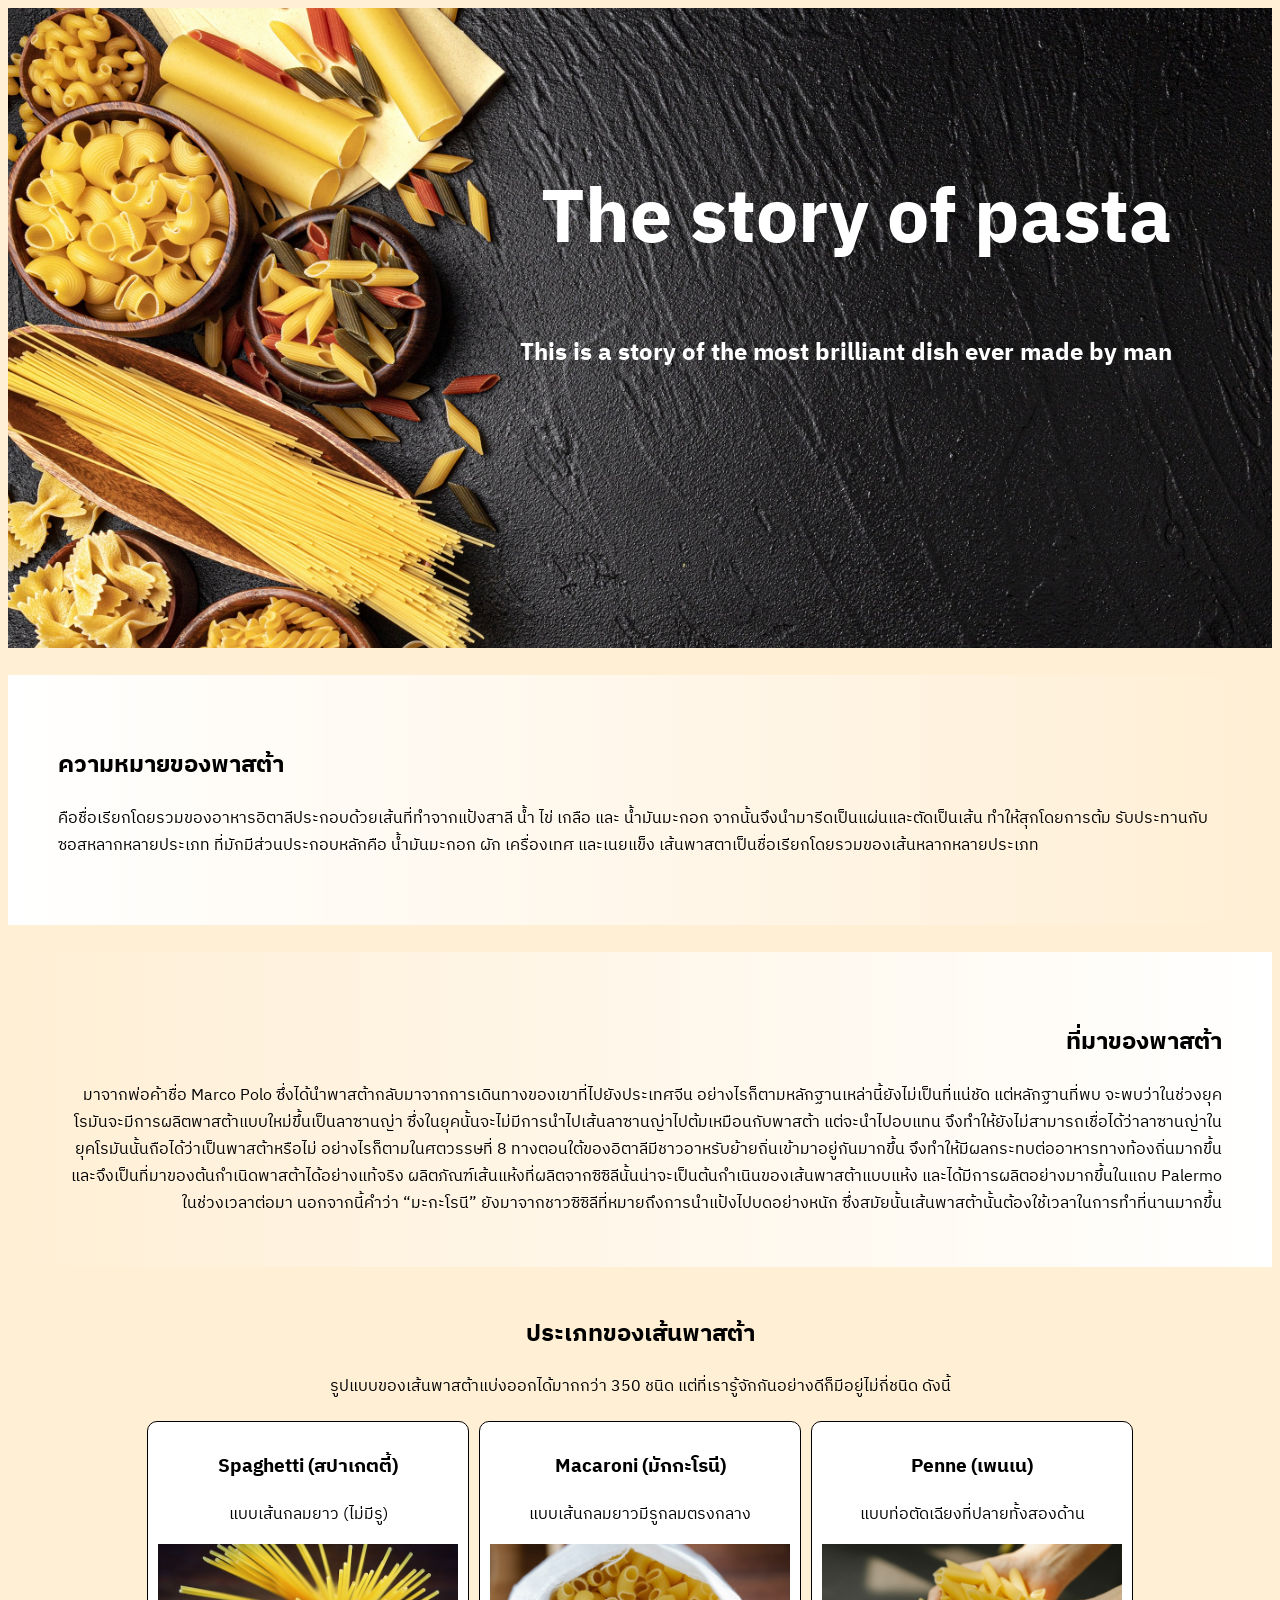
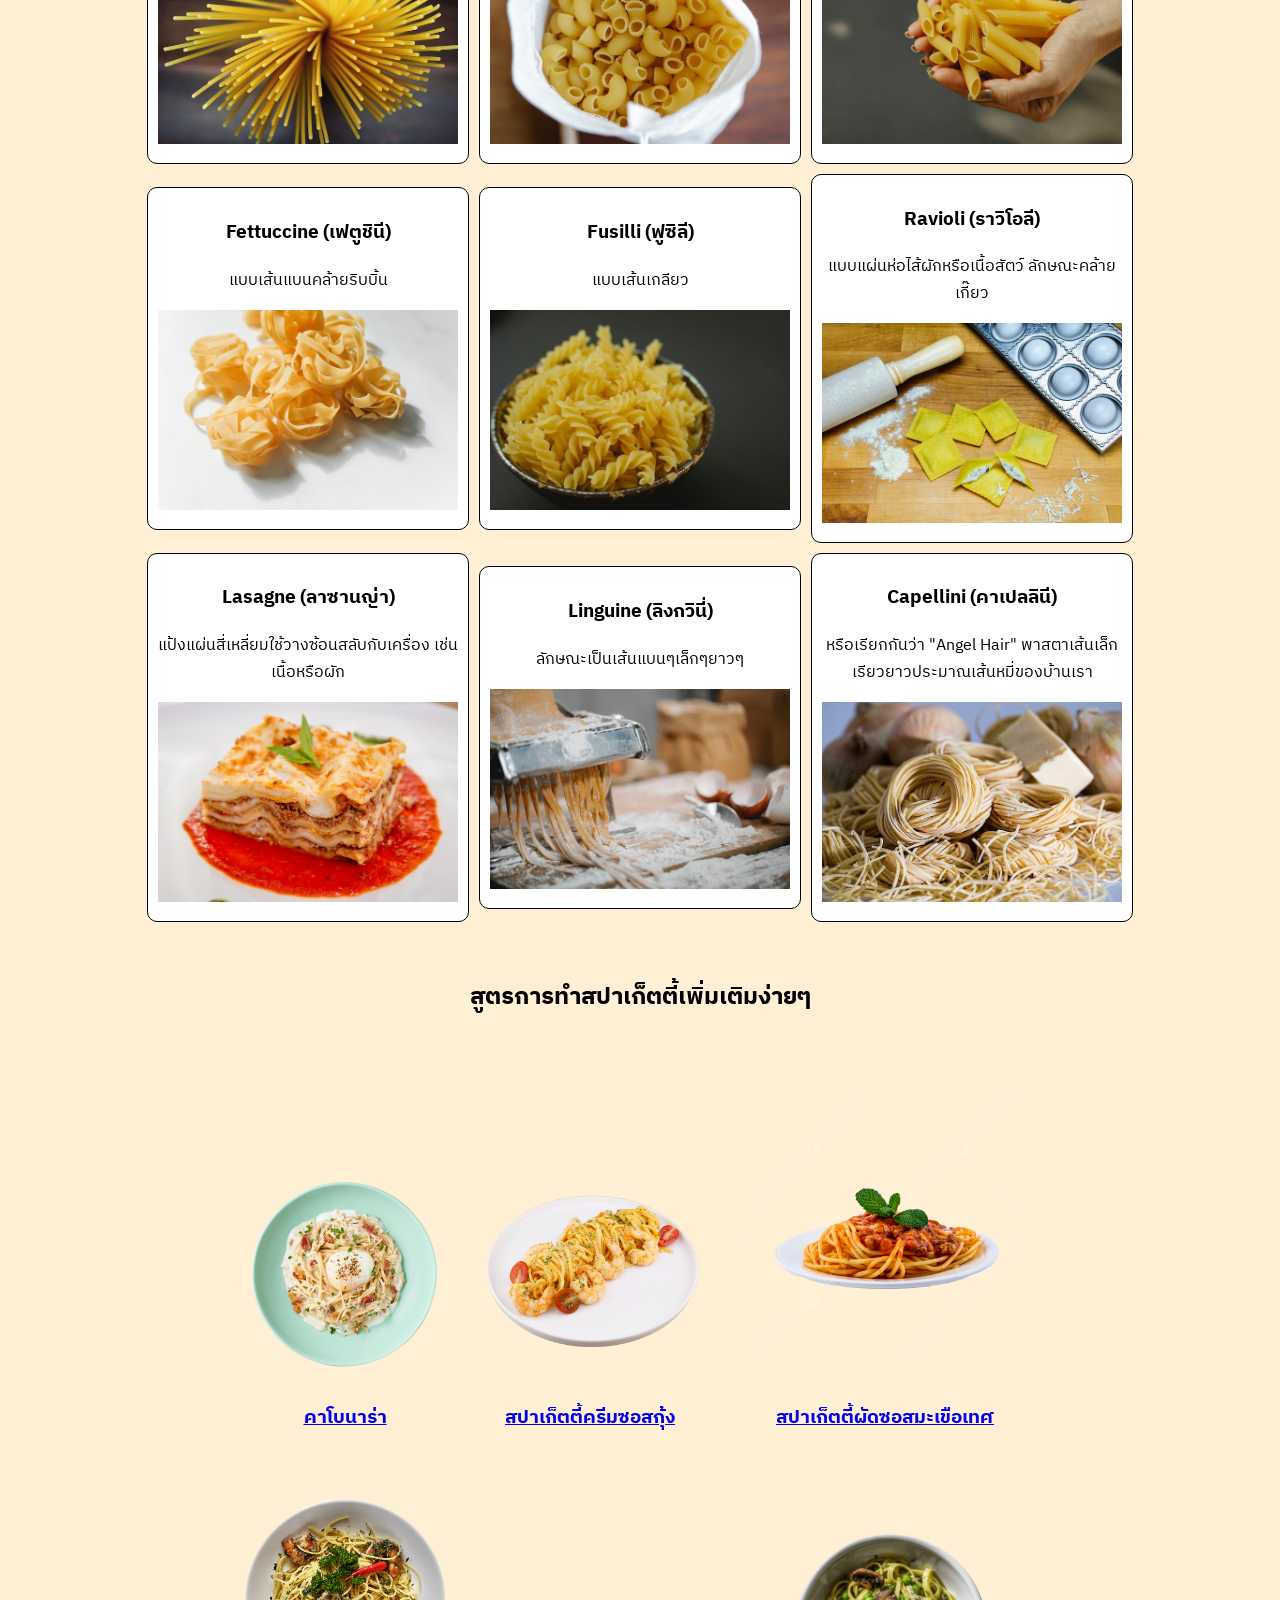
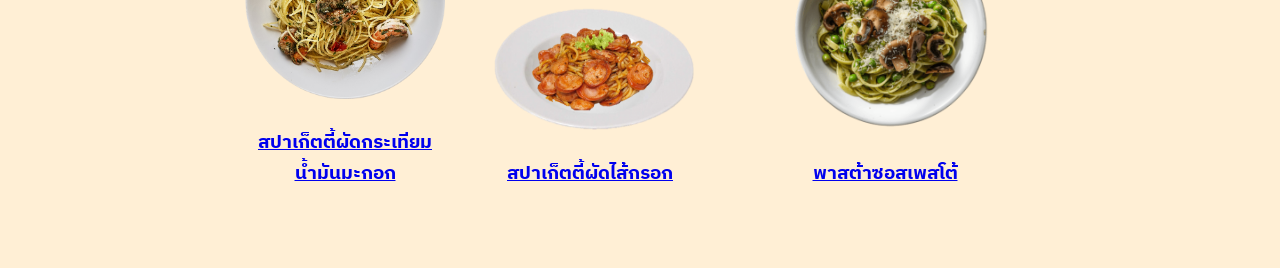
<file: index.html>
<!DOCTYPE html>
<!--[if lt IE 7]>      <html class="no-js lt-ie9 lt-ie8 lt-ie7"> <![endif]-->
<!--[if IE 7]>         <html class="no-js lt-ie9 lt-ie8"> <![endif]-->
<!--[if IE 8]>         <html class="no-js lt-ie9"> <![endif]-->
<!--[if gt IE 8]>      <html class="no-js"> <!--<![endif]-->
<html>

<head>
  <meta charset="utf-8">
  <meta http-equiv="X-UA-Compatible" content="IE=edge">
  <title>The Spaghetti Stories</title>
  <meta name="description" content="">
  <meta name="viewport" content="width=device-width, initial-scale=1">
  <link rel="stylesheet" href="css/main.css">
  <link href="https://fonts.googleapis.com/css2?family=IBM+Plex+Sans+Thai&display=swap" rel="stylesheet">

</head>

<body>
  <div>
    <div class="preface">
      <h1>The story of pasta</h1>

      <h2>This is a story of the most brilliant dish ever made by man</h2>
    </div>

    <br>
    <div class="intro">
      <div class="def">
        <h2>ความหมายของพาสต้า</h2>
        <p> คือชื่อเรียกโดยรวมของอาหารอิตาลีประกอบด้วยเส้นที่ทำจากแป้งสาลี น้ำ ไข่ เกลือ และ น้ำมันมะกอก
          จากนั้นจึงนำมารีดเป็นแผ่นและตัดเป็นเส้น ทำให้สุกโดยการต้ม
          รับประทานกับซอสหลากหลายประเภท ที่มักมีส่วนประกอบหลักคือ น้ำมันมะกอก ผัก เครื่องเทศ และเนยแข็ง
          เส้นพาสตาเป็นชื่อเรียกโดยรวมของเส้นหลากหลายประเภท</p>
      </div>
      <br>

      <div class="locate">
        <h2>ที่มาของพาสต้า</h2>
        <p1>มาจากพ่อค้าชื่อ Marco Polo ซึ่งได้นำพาสต้ากลับมาจากการเดินทางของเขาที่ไปยังประเทศจีน
          อย่างไรก็ตามหลักฐานเหล่านี้ยังไม่เป็นที่แน่ชัด แต่หลักฐานที่พบ
          จะพบว่าในช่วงยุคโรมันจะมีการผลิตพาสต้าแบบใหม่ขึ้นเป็นลาซานญ่า
          ซึ่งในยุคนั้นจะไม่มีการนำไปเส้นลาซานญ่าไปต้มเหมือนกับพาสต้า แต่จะนำไปอบแทน
          จึงทำให้ยังไม่สามารถเชื่อได้ว่าลาซานญ่าในยุคโรมันนั้นถือได้ว่าเป็นพาสต้าหรือไม่ อย่างไรก็ตามในศตวรรษที่ 8
          ทางตอนใต้ของอิตาลีมีชาวอาหรับย้ายถิ่นเข้ามาอยู่กันมากขึ้น จึงทำให้มีผลกระทบต่ออาหารทางท้องถิ่นมากขึ้น
          และจึงเป็นที่มาของต้นกำเนิดพาสต้าได้อย่างแท้จริง
          ผลิตภัณฑ์เส้นแห้งที่ผลิตจากซิซิลีนั้นน่าจะเป็นต้นกำเนินของเส้นพาสต้าแบบแห้ง และได้มีการผลิตอย่างมากขึ้นในแถบ
          Palermo ในช่วงเวลาต่อมา นอกจากนี้คำว่า “มะกะโรนี” ยังมาจากชาวซิซิลีที่หมายถึงการนำแป้งไปบดอย่างหนัก
          ซึ่งสมัยนั้นเส้นพาสต้านั้นต้องใช้เวลาในการทำที่นานมากขึ้น</p1>
      </div>
    </div>

    <br>
    <div class="ptype">
      <h2>ประเภทของเส้นพาสต้า</h2>
      <p>รูปแบบของเส้นพาสต้าแบ่งออกได้มากกว่า 350 ชนิด แต่ที่เรารู้จักกันอย่างดีก็มีอยู่ไม่กี่ชนิด ดังนี้</p>
      <div class="type">
        <div class="card">
          <h3>Spaghetti (สปาเกตตี้)</h3>
          <p>แบบเส้นกลมยาว (ไม่มีรู)</p>
          <img src="images/pexels-pixabay-262905.jpg" class="card-img">
        </div>
        <div class="card">
          <h3>Macaroni (มักกะโรนี)</h3>
          <p>แบบเส้นกลมยาวมีรูกลมตรงกลาง</p>
          <img src="images/pexels-sarah-chai-7262447.jpg" class="card-img">
        </div>
        <div class="card">
          <h3>Penne (เพนเน)</h3>
          <p>แบบท่อตัดเฉียงที่ปลายทั้งสองด้าน</p>
          <img src="images/pexels-klaus-nielsen-6287336.jpg" class="card-img">
        </div>
        <div class="card">
          <h3>Fettuccine (เฟตูชินี)</h3>
          <p>แบบเส้นแบนคล้ายริบบิ้น</p>
          <img src="images/pexels-polina-tankilevitch-4518804.jpg" class="card-img">
        </div>
        <div class="card">
          <h3>Fusilli (ฟูซิลี)</h3>
          <p>แบบเส้นเกลียว</p>
          <img src="images/Fusilli.jpg" class="card-img">
        </div>
        <div class="card">
          <h3>Ravioli (ราวิโอลี)</h3>
          <p>แบบแผ่นห่อไส้ผักหรือเนื้อสัตว์ ลักษณะคล้ายเกี๊ยว</p>
          <img src="images/Ravioli.jpg" class="card-img">
        </div>
        <div class="card">
          <h3>Lasagne (ลาซานญ่า)</h3>
          <p>แป้งแผ่นสี่เหลี่ยมใช้วางซ้อนสลับกับเครื่อง เช่น เนื้อหรือผัก</p>
          <img src="images/Lasagne.jpg" class="card-img">
        </div>
        <div class="card">
          <h3>Linguine (ลิงกวินี่)</h3>
          <p>ลักษณะเป็นเส้นแบนๆเล็กๆยาวๆ</p>
          <img src="images/Linguine.jpg" class="card-img">
        </div>
        <div class="card">
          <h3>Capellini (คาเปลลินี)</h3>
          <p>หรือเรียกกันว่า "Angel Hair" พาสตาเส้นเล็กเรียวยาวประมาณเส้นหมี่ของบ้านเรา</p>
          <img src="images/Capellini.jpg" class="card-img">
        </div>
      </div>
    </div>
<div class="menu">
    <h2>สูตรการทำสปาเก็ตตี้เพิ่มเติมง่ายๆ</h2>
    <table class="table" width="10" border="0" cellpadding="10" cellspacing="0">
      <tbody>
        <tr>
          <td width="200" align="center" valign="bottom">
            <a href="carbonara.html" taget="blank">
              <img src="images/Spaghetti_Carbonara.png" width="200">
              <h3>คาโบนาร่า</h3>
            </a>
          </td>
          <td width="200" align="center" valign="bottom">&nbsp;
            <a href="cream-sause.html">
              <img src="images/shrimp spaghetti.png" width="250">
              <h3>สปาเก็ตตี้ครีมซอสกุ้ง</h3>
            </a>
          </td>
          <td width="200" align="center" valign="bottom">&nbsp;
            <a href="spaghetti.html">
              <img src="images/spaghetti.jpg" width="300" height="300">
              <h3>สปาเก็ตตี้ผัดซอสมะเขือเทศ</h3>
            </a>
          </td>
        <tr class="table">
          <td width="200" align="center" valign="bottom">&nbsp;
            <a href="aglio e olio.html">
              <img src="images/aglio e olio.png" width="200">
              <h3>สปาเก็ตตี้ผัดกระเทียมน้ำมันมะกอก</h3>
            </a>
          </td>
          <td width="200" align="center" valign="bottom">&nbsp;
            <a href="spaghetti_sausages.html">
              <img src="images/german-sausage-spaghetti.png" width="200">
              <h3>สปาเก็ตตี้ผัดไส้กรอก</h3>
            </a>
          </td>
          <td width="200" align="center" valign="bottom">&nbsp;
            <a href="pasta-pesto.html">
              <img src="images/pesto pasta.png" width="200">
              <h3>พาสต้าซอสเพสโต้</h3>
            </a>
          </td>
        </tr>
        </tr>
      </tbody>
    </table>
    </div>
  </div>
</body>

</html>
</file>
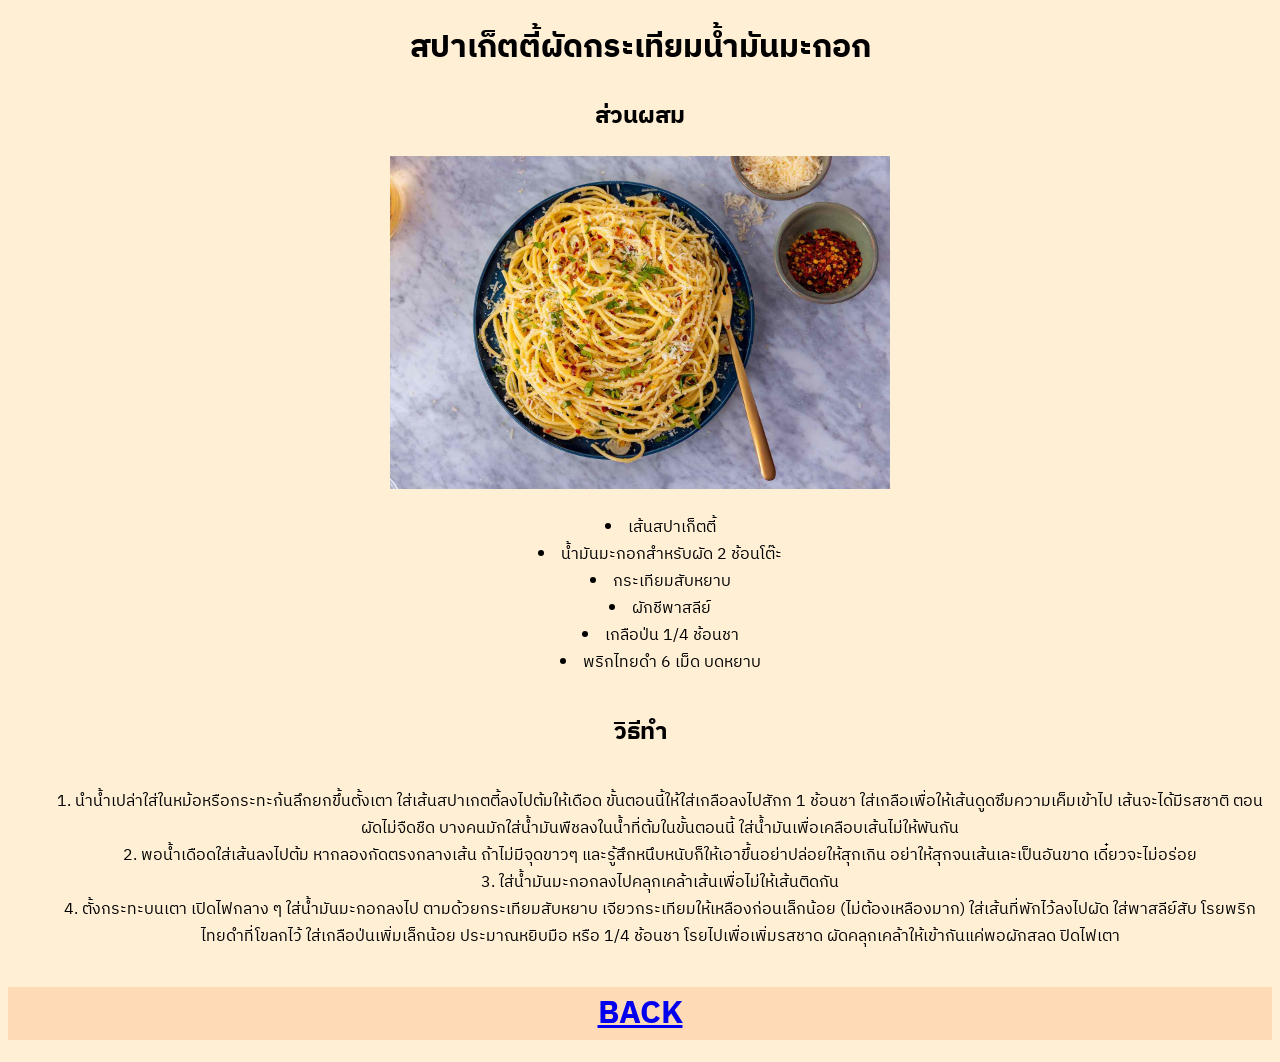
<file: aglio e olio.html>
<!doctype html>
<html>
<head>
<meta charset="utf-8">
<title>aglio e olio</title>
<link rel="stylesheet" href="css/carbonara_style.css">
<link href="https://fonts.googleapis.com/css2?family=IBM+Plex+Sans+Thai&display=swap" rel="stylesheet">
</head>

<body>
	<h1>สปาเก็ตตี้ผัดกระเทียมน้ำมันมะกอก</h1>
<h2>ส่วนผสม</h2>
	<img src="images/aglio e olio_howto.jpg" width="500">
	<div class="container">
	<ul class="myul">
		<li>เส้นสปาเก็ตตี้</li>
		<li>น้ำมันมะกอกสำหรับผัด 2 ช้อนโต๊ะ</li>
		<li>กระเทียมสับหยาบ</li>
		<li>ผักชีพาสลีย์</li>
		<li>เกลือป่น 1/4 ช้อนชา</li>
		<li>พริกไทยดำ 6 เม็ด บดหยาบ</li>
		</ul>
<h2>วิธีทำ</h2>
	<ol class="myul">
		<li>นำน้ำเปล่าใส่ในหม้อหรือกระทะก้นลึกยกขึ้นตั้งเตา ใส่เส้นสปาเกตตี้ลงไปต้มให้เดือด 
            ขั้นตอนนี้ให้ใส่เกลือลงไปสักก 1 ช้อนชา ใส่เกลือเพื่อให้เส้นดูดซึมความเค็มเข้าไป
            เส้นจะได้มีรสชาติ ตอนผัดไม่จืดชืด บางคนมักใส่น้ำมันพืชลงในน้ำที่ต้มในขั้นตอนนี้
            ใส่น้ำมันเพื่อเคลือบเส้นไม่ให้พันกัน</li>
		<li>พอน้ำเดือดใส่เส้นลงไปต้ม หากลองกัดตรงกลางเส้น ถ้าไม่มีจุดขาวๆ และรู้สึกหนึบหนับก็ให้เอาขึ้นอย่าปล่อยให้สุกเกิน
            อย่าให้สุกจนเส้นเละเป็นอันขาด เดี๋ยวจะไม่อร่อย</li>
		<li>ใส่น้ำมันมะกอกลงไปคลุกเคล้าเส้นเพื่อไม่ให้เส้นติดกัน</li>
		<li>ตั้งกระทะบนเตา เปิดไฟกลาง ๆ ใส่น้ำมันมะกอกลงไป ตามด้วยกระเทียมสับหยาบ
            เจียวกระเทียมให้เหลืองก่อนเล็กน้อย (ไม่ต้องเหลืองมาก) ใส่เส้นที่พักไว้ลงไปผัด 
            ใส่พาสลีย์สับ โรยพริกไทยดำที่โขลกไว้ ใส่เกลือป่นเพิ่มเล็กน้อย ประมาณหยิบมือ
            หรือ 1/4 ช้อนชา โรยไปเพื่อเพิ่มรสชาด ผัดคลุกเคล้าให้เข้ากันแค่พอผักสลด ปิดไฟเตา</li>
	</ol>
	<div style="background-color: #FFDAB6;">
		<a href="index.html">
		<h1>BACK</h1>
		</a>
	</div>
</body>
</html>
</file>
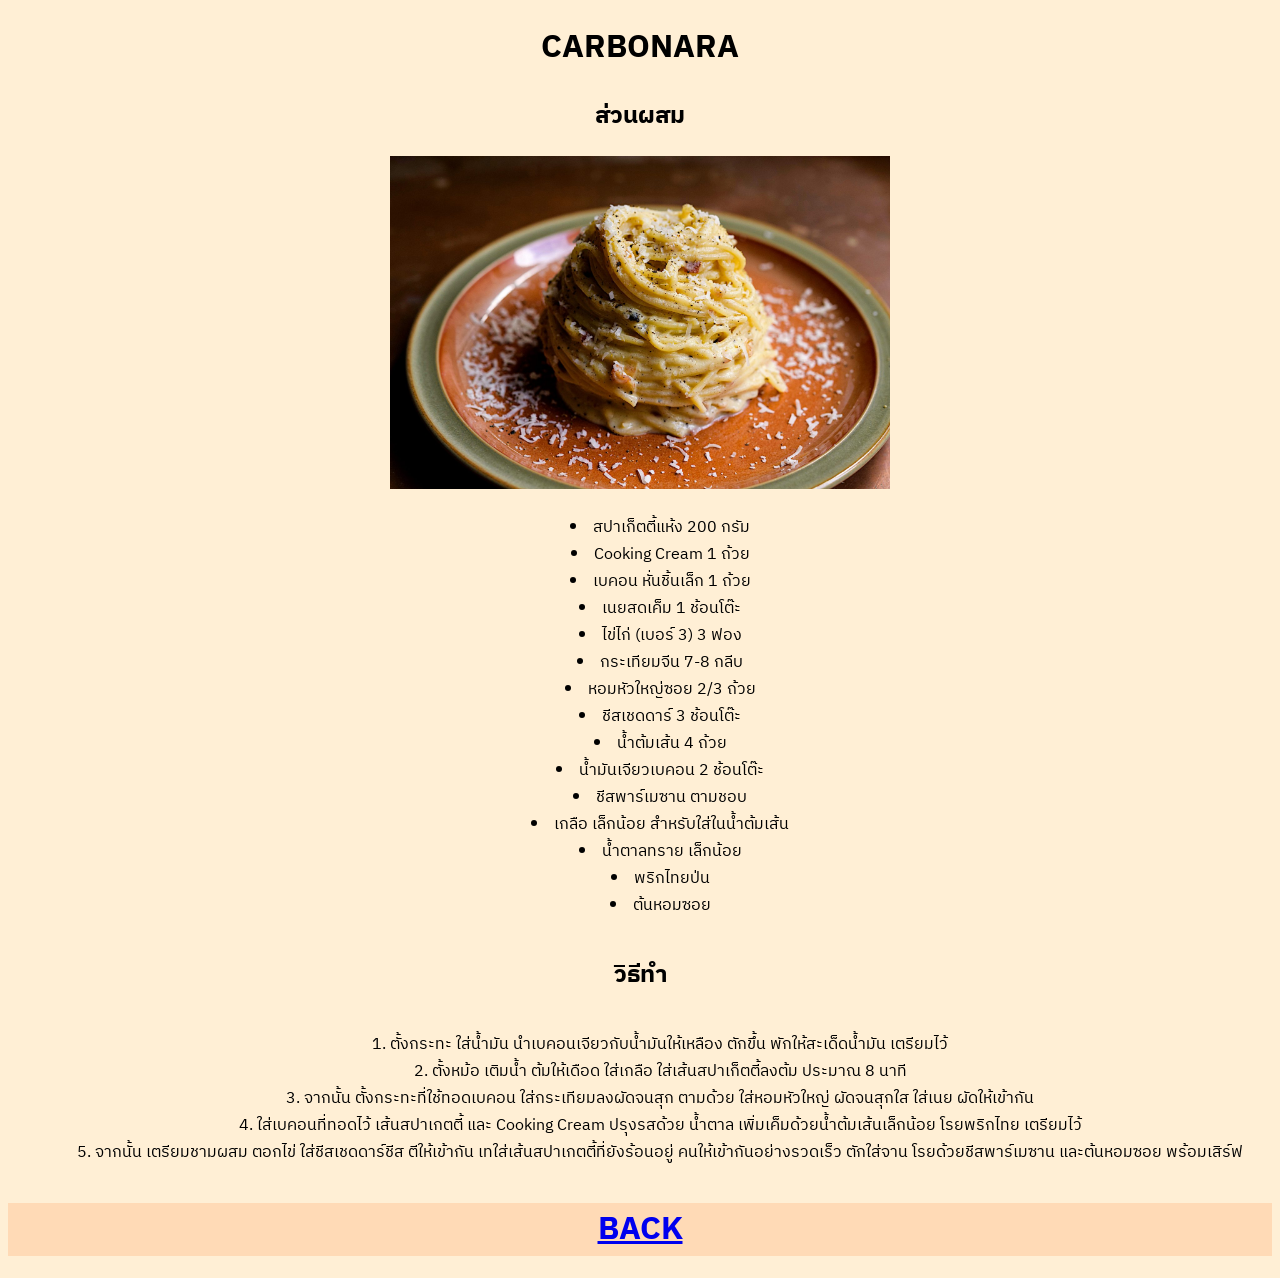
<file: carbonara.html>
<!doctype html>
<html>

<head>
	<meta charset="utf-8">
	<title>carbonara</title>
	<link rel="stylesheet" href="css/carbonara_style.css">
	<link href="https://fonts.googleapis.com/css2?family=IBM+Plex+Sans+Thai&display=swap" rel="stylesheet">
</head>

<body>
	<h1>CARBONARA</h1>
	<h2>ส่วนผสม</h2>
	<img src="images/carbonara-howto.jpg" width="500">
	<div class="container">
		<ul class="myul">
			<li>สปาเก็ตตี้แห้ง 200 กรัม</li>
			<li>Cooking Cream 1 ถ้วย</li>
			<li>เบคอน หั่นชิ้นเล็ก 1 ถ้วย</li>
			<li>เนยสดเค็ม 1 ช้อนโต๊ะ</li>
			<li>ไข่ไก่ (เบอร์ 3) 3 ฟอง</li>
			<li>กระเทียมจีน 7-8 กลีบ</li>
			<li>หอมหัวใหญ่ซอย 2/3 ถ้วย</li>
			<li>ชีสเชดดาร์ 3 ช้อนโต๊ะ</li>
			<li>น้ำต้มเส้น 4 ถ้วย</li>
			<li>น้ำมันเจียวเบคอน 2 ช้อนโต๊ะ</li>
			<li>ชีสพาร์เมซาน ตามชอบ</li>
			<li>เกลือ เล็กน้อย สำหรับใส่ในน้ำต้มเส้น</li>
			<li>น้ำตาลทราย เล็กน้อย</li>
			<li>พริกไทยป่น</li>
			<li>ต้นหอมซอย</li>
		</ul>

		<h2>วิธีทำ</h2>
		<ol class="myul">
			<li>ตั้งกระทะ ใส่น้ำมัน นำเบคอนเจียวกับน้ำมันให้เหลือง ตักขึ้น พักให้สะเด็ดน้ำมัน เตรียมไว้</li>
			<li>ตั้งหม้อ เติมน้ำ ต้มให้เดือด ใส่เกลือ ใส่เส้นสปาเก็ตตี้ลงต้ม ประมาณ 8 นาที</li>
			<li>จากนั้น ตั้งกระทะที่ใช้ทอดเบคอน ใส่กระเทียมลงผัดจนสุก ตามด้วย ใส่หอมหัวใหญ่ ผัดจนสุกใส ใส่เนย
				ผัดให้เข้ากัน</li>
			<li>ใส่เบคอนที่ทอดไว้ เส้นสปาเกตตี้ และ Cooking Cream ปรุงรสด้วย น้ำตาล เพิ่มเค็มด้วยน้ำต้มเส้นเล็กน้อย
				โรยพริกไทย เตรียมไว้</li>
			<li>จากนั้น เตรียมชามผสม ตอกไข่ ใส่ชีสเชดดาร์ชีส ตีให้เข้ากัน เทใส่เส้นสปาเกตตี้ที่ยังร้อนอยู่
				คนให้เข้ากันอย่างรวดเร็ว ตักใส่จาน โรยด้วยชีสพาร์เมซาน และต้นหอมซอย พร้อมเสิร์ฟ</li>
		</ol>
		<div style="background-color: #FFDAB6;">
			<a href="index.html">
			<h1>BACK</h1>
			</a>
		</div>
	</div>
</body>

</html>
</file>
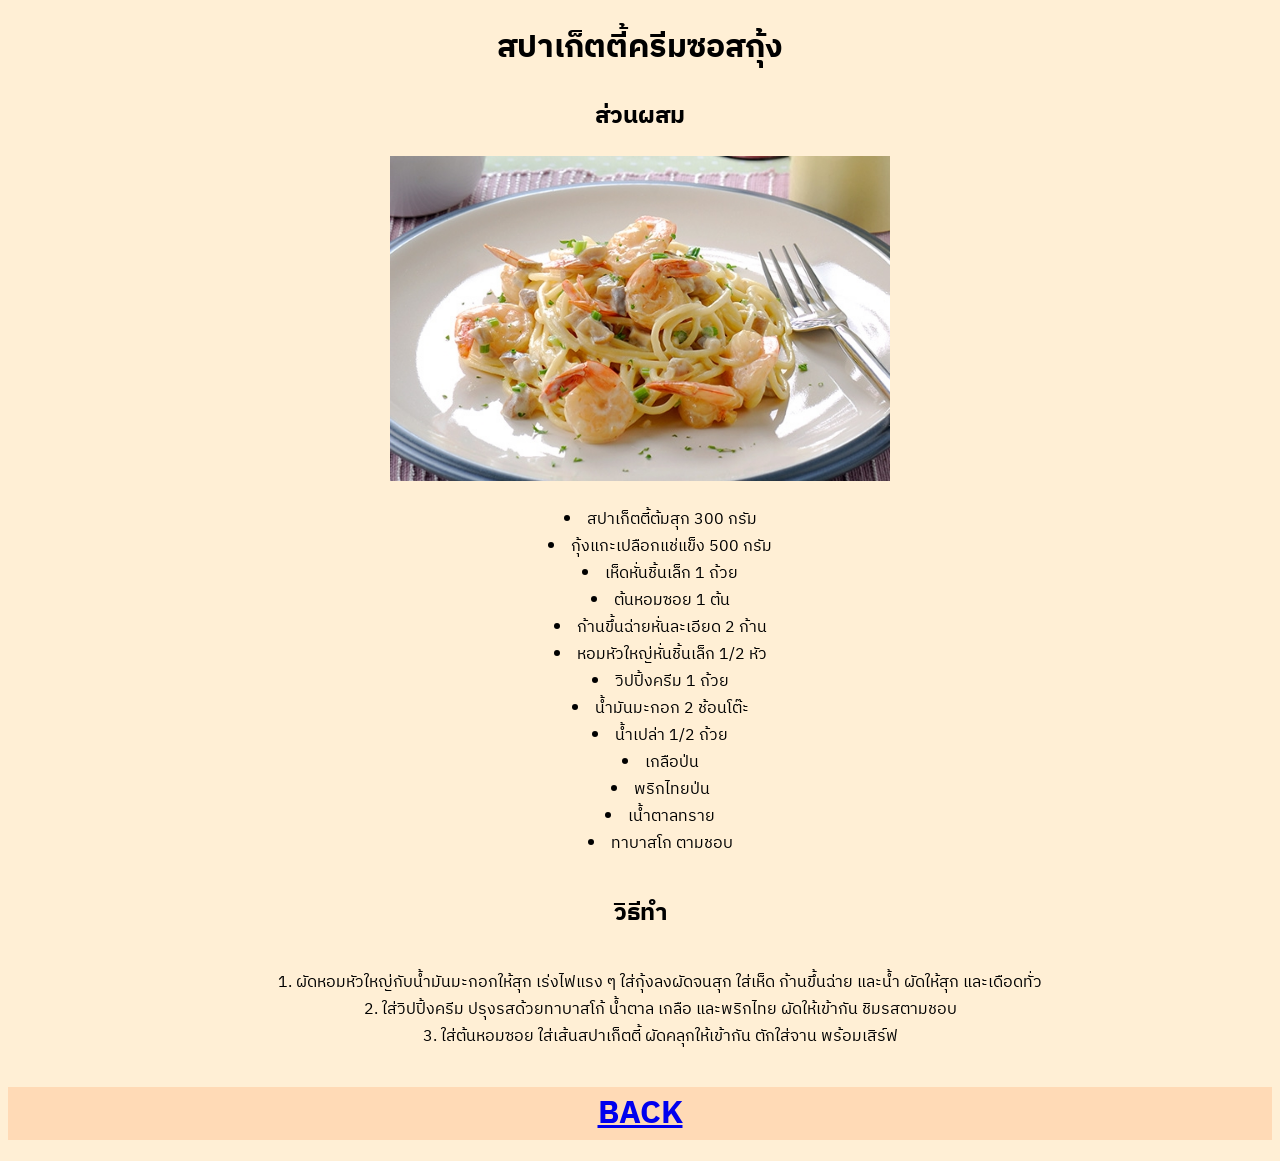
<file: cream-sause.html>
<!doctype html>
<html>
<head>
<meta charset="utf-8">
<title>cream-sauce</title>
<link rel="stylesheet" href="css/carbonara_style.css">
<link href="https://fonts.googleapis.com/css2?family=IBM+Plex+Sans+Thai&display=swap" rel="stylesheet">
</head>

<body>
	<h1>สปาเก็ตตี้ครีมซอสกุ้ง</h1>
<h2>ส่วนผสม</h2>
	<img src="images/cream sauce spaghetti.jpg" width="500">
	<div class="conatiner">
	<ul class="myul">
		<li>สปาเก็ตตี้ต้มสุก 300 กรัม</li>
		<li>กุ้งแกะเปลือกแช่แข็ง 500 กรัม</li>
		<li>เห็ดหั่นชิ้นเล็ก 1 ถ้วย</li>
		<li>ต้นหอมซอย 1 ต้น</li>
		<li>ก้านขึ้นฉ่ายหั่นละเอียด 2 ก้าน</li>
		<li>หอมหัวใหญ่หั่นชิ้นเล็ก 1/2 หัว</li>
		<li>วิปปิ้งครีม 1 ถ้วย</li>
		<li>น้ำมันมะกอก 2 ช้อนโต๊ะ</li>
		<li>น้ำเปล่า 1/2 ถ้วย</li>
		<li>เกลือป่น</li>
		<li>พริกไทยป่น</li>
		<li>เน้ำตาลทราย</li>
		<li>ทาบาสโก ตามชอบ</li>
		</ul>
<h2>วิธีทำ</h2>
	<ol class="myul">
		<li>ผัดหอมหัวใหญ่กับน้ำมันมะกอกให้สุก เร่งไฟแรง ๆ ใส่กุ้งลงผัดจนสุก ใส่เห็ด ก้านขึ้นฉ่าย และน้ำ ผัดให้สุก และเดือดทั่ว</li>
		<li>ใส่วิปปิ้งครีม ปรุงรสด้วยทาบาสโก้ น้ำตาล เกลือ และพริกไทย ผัดให้เข้ากัน ชิมรสตามชอบ</li>
		<li>ใส่ต้นหอมซอย ใส่เส้นสปาเก็ตตี้ ผัดคลุกให้เข้ากัน ตักใส่จาน พร้อมเสิร์ฟ</li>
		
	</ol>
	<div style="background-color: #FFDAB6;">
		<a href="index.html">
		<h1>BACK</h1>
		</a>
	</div>
</body>
</html>
</file>
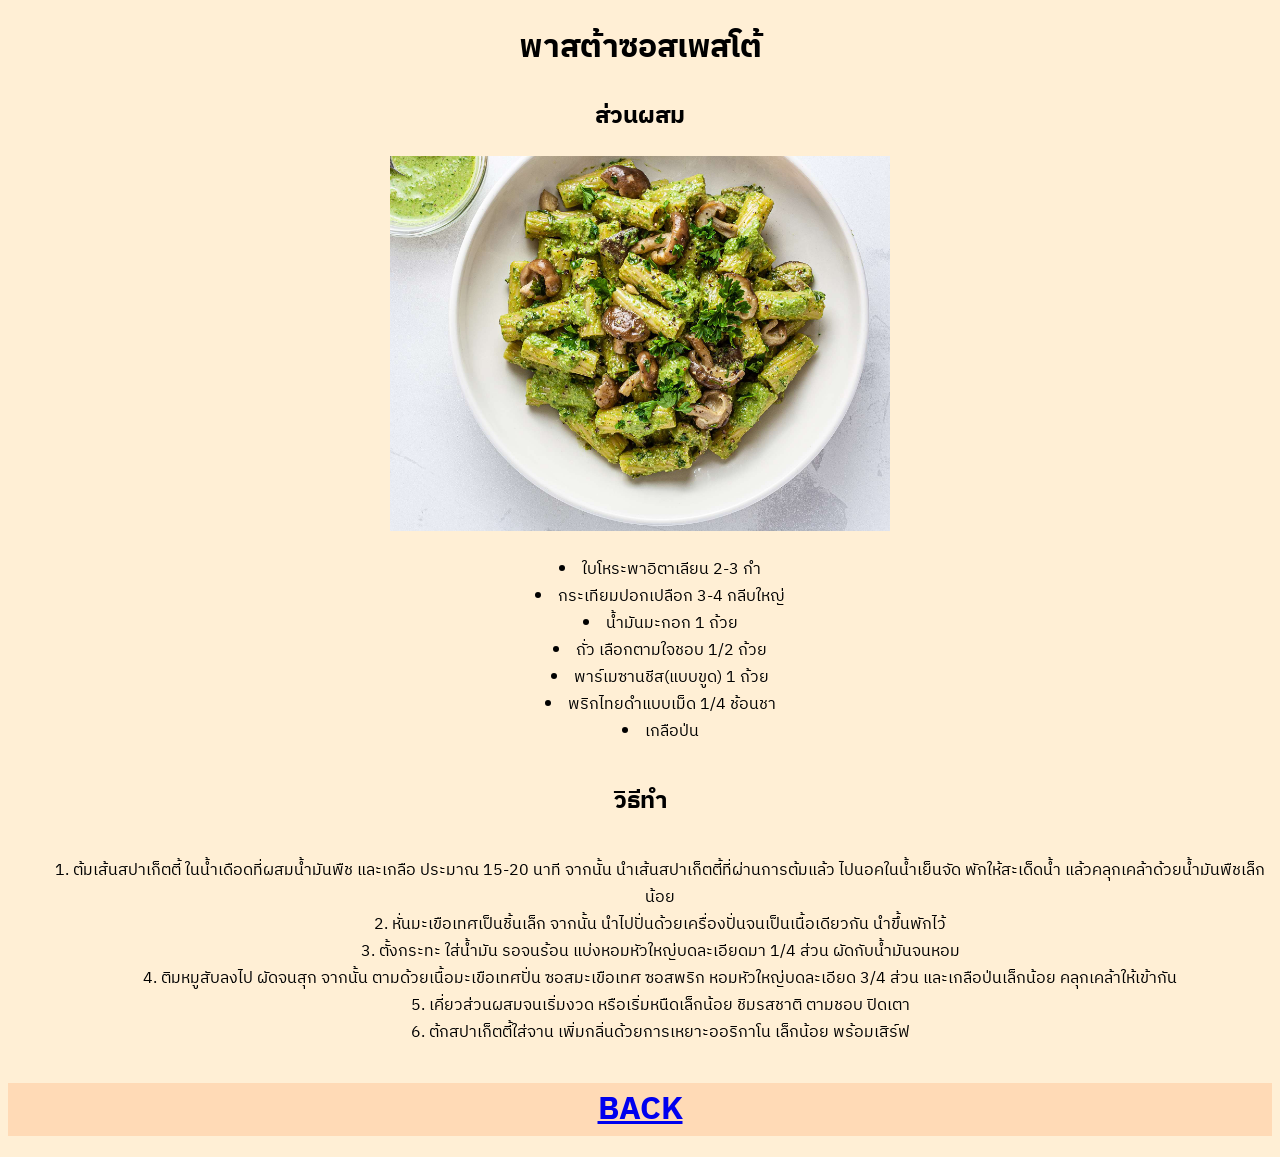
<file: pasta-pesto.html>
<!doctype html>
<html>
<head>
<meta charset="utf-8">
<title>spaghetti</title>
<link rel="stylesheet" href="css/carbonara_style.css">
<link href="https://fonts.googleapis.com/css2?family=IBM+Plex+Sans+Thai&display=swap" rel="stylesheet">
</head>

<body>
	<h1>พาสต้าซอสเพสโต้</h1>
<h2>ส่วนผสม</h2>
	<img src="images/pesto-howto.jpg" width="500">
	<div class="container">
	<ul class="myul">
		<li>ใบโหระพาอิตาเลียน 2-3 กำ</li>
		<li>กระเทียมปอกเปลือก 3-4 กลีบใหญ่ </li>
		<li>น้ำมันมะกอก 1 ถ้วย</li>
		<li>ถั่ว เลือกตามใจชอบ 1/2 ถ้วย</li>
		<li>พาร์เมซานชีส(แบบขูด) 1 ถ้วย</li>
		<li>พริกไทยดำแบบเม็ด 1/4 ช้อนชา</li>
		<li>เกลือป่น</li>
		</ul>
<h2>วิธีทำ</h2>
	<ol class="myul">
		<li>ต้มเส้นสปาเก็ตตี้ ในน้ำเดือดที่ผสมน้ำมันพืช และเกลือ ประมาณ 15-20 นาที จากนั้น นำเส้นสปาเก็ตตี้ที่ผ่านการต้มแล้ว ไปนอคในน้ำเย็นจัด พักให้สะเด็ดน้ำ แล้วคลุกเคล้าด้วยน้ำมันพืชเล็กน้อย</li>
		<li>หั่นมะเขือเทศเป็นชิ้นเล็ก จากนั้น นำไปปั่นด้วยเครื่องปั่นจนเป็นเนื้อเดียวกัน นำขึ้นพักไว้</li>
		<li>ตั้งกระทะ ใส่น้ำมัน รอจนร้อน แบ่งหอมหัวใหญ่บดละเอียดมา 1/4 ส่วน ผัดกับน้ำมันจนหอม</li>
		<li>ติมหมูสับลงไป ผัดจนสุก จากนั้น ตามด้วยเนื้อมะเขือเทศปั่น ซอสมะเขือเทศ ซอสพริก หอมหัวใหญ่บดละเอียด 3/4 ส่วน และเกลือป่นเล็กน้อย คลุกเคล้าให้เข้ากัน</li>
        <li>เคี่ยวส่วนผสมจนเริ่มงวด หรือเริ่มหนืดเล็กน้อย ชิมรสชาติ ตามชอบ ปิดเตา</li>
        <li>ต้กสปาเก็ตตี้ใส่จาน เพิ่มกลิ่นด้วยการเหยาะออริกาโน เล็กน้อย พร้อมเสิร์ฟ</li>
	</ol>
	<div style="background-color: #FFDAB6;">
		<a href="index.html">
		<h1>BACK</h1>
		</a>
	</div>
</body>
</html>
</file>
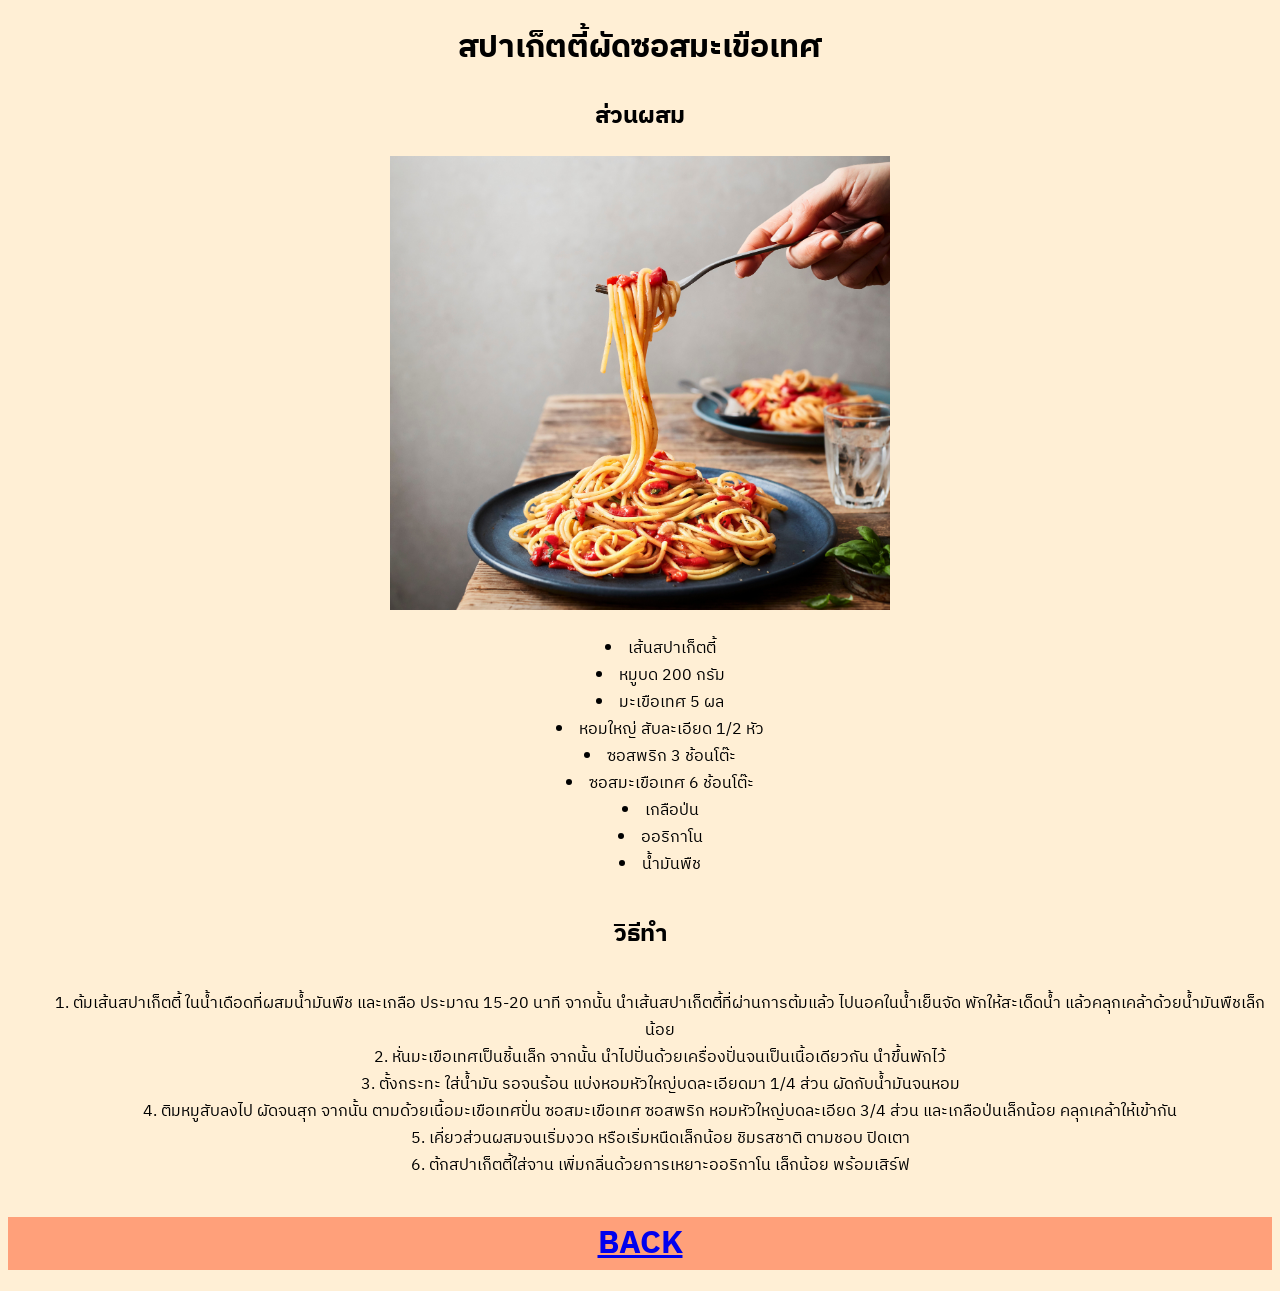
<file: spaghetti.html>
<!doctype html>
<html>
<head>
<meta charset="utf-8">
<title>spaghetti</title>
<link rel="stylesheet" href="css/carbonara_style.css">
<link href="https://fonts.googleapis.com/css2?family=IBM+Plex+Sans+Thai&display=swap" rel="stylesheet">
</head>

<body>
	<h1>สปาเก็ตตี้ผัดซอสมะเขือเทศ</h1>
<h2>ส่วนผสม</h2>
	<img src="images/spaghetti_howto.jpg" width="500">
	<div class="container">
	<ul class="myul">
		<li>เส้นสปาเก็ตตี้</li>
		<li>หมูบด 200 กรัม</li>
		<li>มะเขือเทศ 5 ผล</li>
		<li>หอมใหญ่ สับละเอียด 1/2 หัว</li>
		<li>ซอสพริก 3 ช้อนโต๊ะ</li>
		<li>ซอสมะเขือเทศ 6 ช้อนโต๊ะ</li>
		<li>เกลือป่น</li>
		<li>ออริกาโน</li>
		<li>น้ำมันพืช</li>
		</ul>
<h2>วิธีทำ</h2>
	<ol class="myul">
		<li>ต้มเส้นสปาเก็ตตี้ ในน้ำเดือดที่ผสมน้ำมันพืช และเกลือ ประมาณ 15-20 นาที จากนั้น นำเส้นสปาเก็ตตี้ที่ผ่านการต้มแล้ว ไปนอคในน้ำเย็นจัด พักให้สะเด็ดน้ำ แล้วคลุกเคล้าด้วยน้ำมันพืชเล็กน้อย</li>
		<li>หั่นมะเขือเทศเป็นชิ้นเล็ก จากนั้น นำไปปั่นด้วยเครื่องปั่นจนเป็นเนื้อเดียวกัน นำขึ้นพักไว้</li>
		<li>ตั้งกระทะ ใส่น้ำมัน รอจนร้อน แบ่งหอมหัวใหญ่บดละเอียดมา 1/4 ส่วน ผัดกับน้ำมันจนหอม</li>
		<li>ติมหมูสับลงไป ผัดจนสุก จากนั้น ตามด้วยเนื้อมะเขือเทศปั่น ซอสมะเขือเทศ ซอสพริก หอมหัวใหญ่บดละเอียด 3/4 ส่วน และเกลือป่นเล็กน้อย คลุกเคล้าให้เข้ากัน</li>
        <li>เคี่ยวส่วนผสมจนเริ่มงวด หรือเริ่มหนืดเล็กน้อย ชิมรสชาติ ตามชอบ ปิดเตา</li>
        <li>ต้กสปาเก็ตตี้ใส่จาน เพิ่มกลิ่นด้วยการเหยาะออริกาโน เล็กน้อย พร้อมเสิร์ฟ</li>
	</ol>
	<div style="background-color: lightsalmon;">
		<a href="index.html">
		<h1>BACK</h1>
		</a>
	</div>
</body>
</html>
</file>
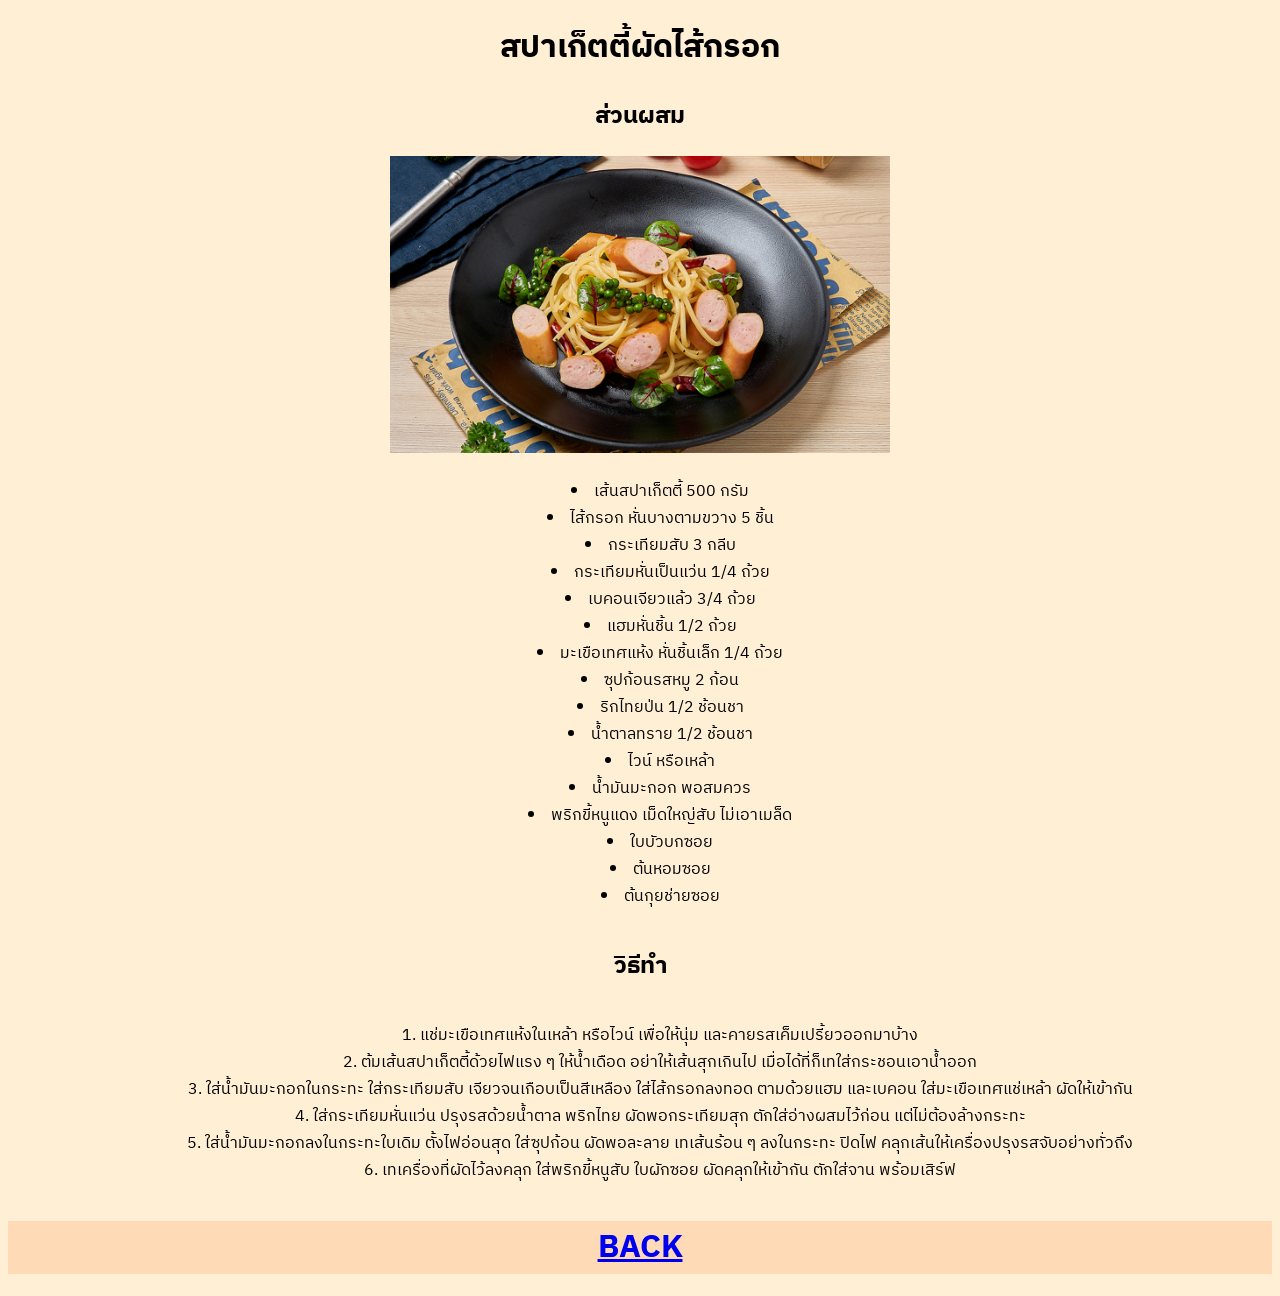
<file: spaghetti_sausages.html>
<!doctype html>
<html>
<head>
<meta charset="utf-8">
<title>stir-fried spaghetti with sausages</title>
<link rel="stylesheet" href="css/carbonara_style.css">
<link href="https://fonts.googleapis.com/css2?family=IBM+Plex+Sans+Thai&display=swap" rel="stylesheet">
</head>

<body>
	<h1>สปาเก็ตตี้ผัดไส้กรอก</h1>
<h2>ส่วนผสม</h2>
	<img src="images/spaghetti with sausages.jpg" width="500">
	<div class="conatiner">
	<ul class="myul">
		<li>เส้นสปาเก็ตตี้ 500 กรัม</li>
		<li>ไส้กรอก หั่นบางตามขวาง 5 ชิ้น</li>
		<li>กระเทียมสับ 3 กลีบ</li>
		<li>กระเทียมหั่นเป็นแว่น 1/4 ถ้วย</li>
		<li>เบคอนเจียวแล้ว 3/4 ถ้วย</li>
		<li>แฮมหั่นชิ้น 1/2 ถ้วย</li>
		<li>มะเขือเทศแห้ง หั่นชิ้นเล็ก 1/4 ถ้วย</li>
		<li>ซุปก้อนรสหมู 2 ก้อน</li>
		<li>ริกไทยป่น 1/2 ช้อนชา</li>
		<li>น้ำตาลทราย 1/2 ช้อนชา</li>
		<li>ไวน์ หรือเหล้า</li>
		<li>น้ำมันมะกอก พอสมควร</li>
		<li>พริกขี้หนูแดง เม็ดใหญ่สับ ไม่เอาเมล็ด</li>
        <li>ใบบัวบกซอย</li>
        <li>ต้นหอมซอย</li>
        <li>ต้นกุยช่ายซอย</li>
		</ul>
<h2>วิธีทำ</h2>
	<ol class="myul">
		<li>แช่มะเขือเทศแห้งในเหล้า หรือไวน์ เพื่อให้นุ่ม และคายรสเค็มเปรี้ยวออกมาบ้าง</li>
		<li>ต้มเส้นสปาเก็ตตี้ด้วยไฟแรง ๆ ให้น้ำเดือด อย่าให้เส้นสุกเกินไป เมื่อได้ที่ก็เทใส่กระชอนเอาน้ำออก</li>
		<li>ใส่น้ำมันมะกอกในกระทะ ใส่กระเทียมสับ เจียวจนเกือบเป็นสีเหลือง ใส่ไส้กรอกลงทอด ตามด้วยแฮม และเบคอน ใส่มะเขือเทศแช่เหล้า ผัดให้เข้ากัน</li>
        <li>ใส่กระเทียมหั่นแว่น ปรุงรสด้วยน้ำตาล พริกไทย ผัดพอกระเทียมสุก ตักใส่อ่างผสมไว้ก่อน แต่ไม่ต้องล้างกระทะ</li>
        <li>ใส่น้ำมันมะกอกลงในกระทะใบเดิม ตั้งไฟอ่อนสุด ใส่ซุปก้อน ผัดพอละลาย เทเส้นร้อน ๆ ลงในกระทะ ปิดไฟ คลุกเส้นให้เครื่องปรุงรสจับอย่างทั่วถึง</li>
        <li>เทเครื่องที่ผัดไว้ลงคลุก ใส่พริกขี้หนูสับ ใบผักซอย ผัดคลุกให้เข้ากัน ตักใส่จาน พร้อมเสิร์ฟ</li>
	</ol>
	<div style="background-color: #FFDAB6;">
		<a href="index.html">
		<h1>BACK</h1>
		</a>
	</div>
</body>
</html>
</file>
<file: css/main.css>
body {
    background-color: #ffefd5;
    font-family:  'IBM Plex Sans Thai', sans-serif;
    text-align: center;
    
}

h1 {
    font-size: 75px;
}

.preface {
    background-image: url('../images/spahghettipre.jpg');
    background-size: cover;
    height: 60vh;
    background-attachment: fixed;
    padding-top: 100px;
    text-align: right;
    color: #ffffff;
    margin: 0px auto;
    padding-right: 100px;
}

.def {
    border: none;
    width: auto;
    height: auto;
    
    background-color: white;
    padding: 50px;
    
    justify-content: center;
    align-items: center;
    text-align: left;
    background: linear-gradient(to right, white, transparent);
}

.locate {
    border: none;
    width: auto;
    height: auto;
    
    background-color: white;
    padding: 50px;
    
    justify-content: center;
    align-items: center;
    background: linear-gradient(to left, white, transparent);
    text-align: right;
}

.intro {
    gap: 20px;
    align-items: center;
    justify-content: center;
}



.type {
    display: flex;
    justify-content: center;
    align-items: center;
    text-align: center;
    width: auto;
    flex-wrap: wrap;
    width: 0 auto;
    
    
}

.card {
    width: 300px;
    border: 1px black solid;
    border-radius: 10px;
    overflow: hidden;
    background-color: white;
    padding: 10px;
    margin: 5px;
}

.card-img {
    width: 100%;
}

.table {
    margin: 0px auto;
    text-align: center;
    align-content: center;
    vertical-align: center;
}

.menu {
    margin: 50px;
}

.menu table {
    margin: 0 auto;
    display: flex;
    justify-content: center;
    align-items: center;
}
</file>
<file: css/carbonara_style.css>
body {
    background-color: papayawhip;
    font-family:  'IBM Plex Sans Thai', sans-serif;
    text-align: center;
}


.myul {
    display: inline-block;
    list-style-position: inside;

}
</file>
